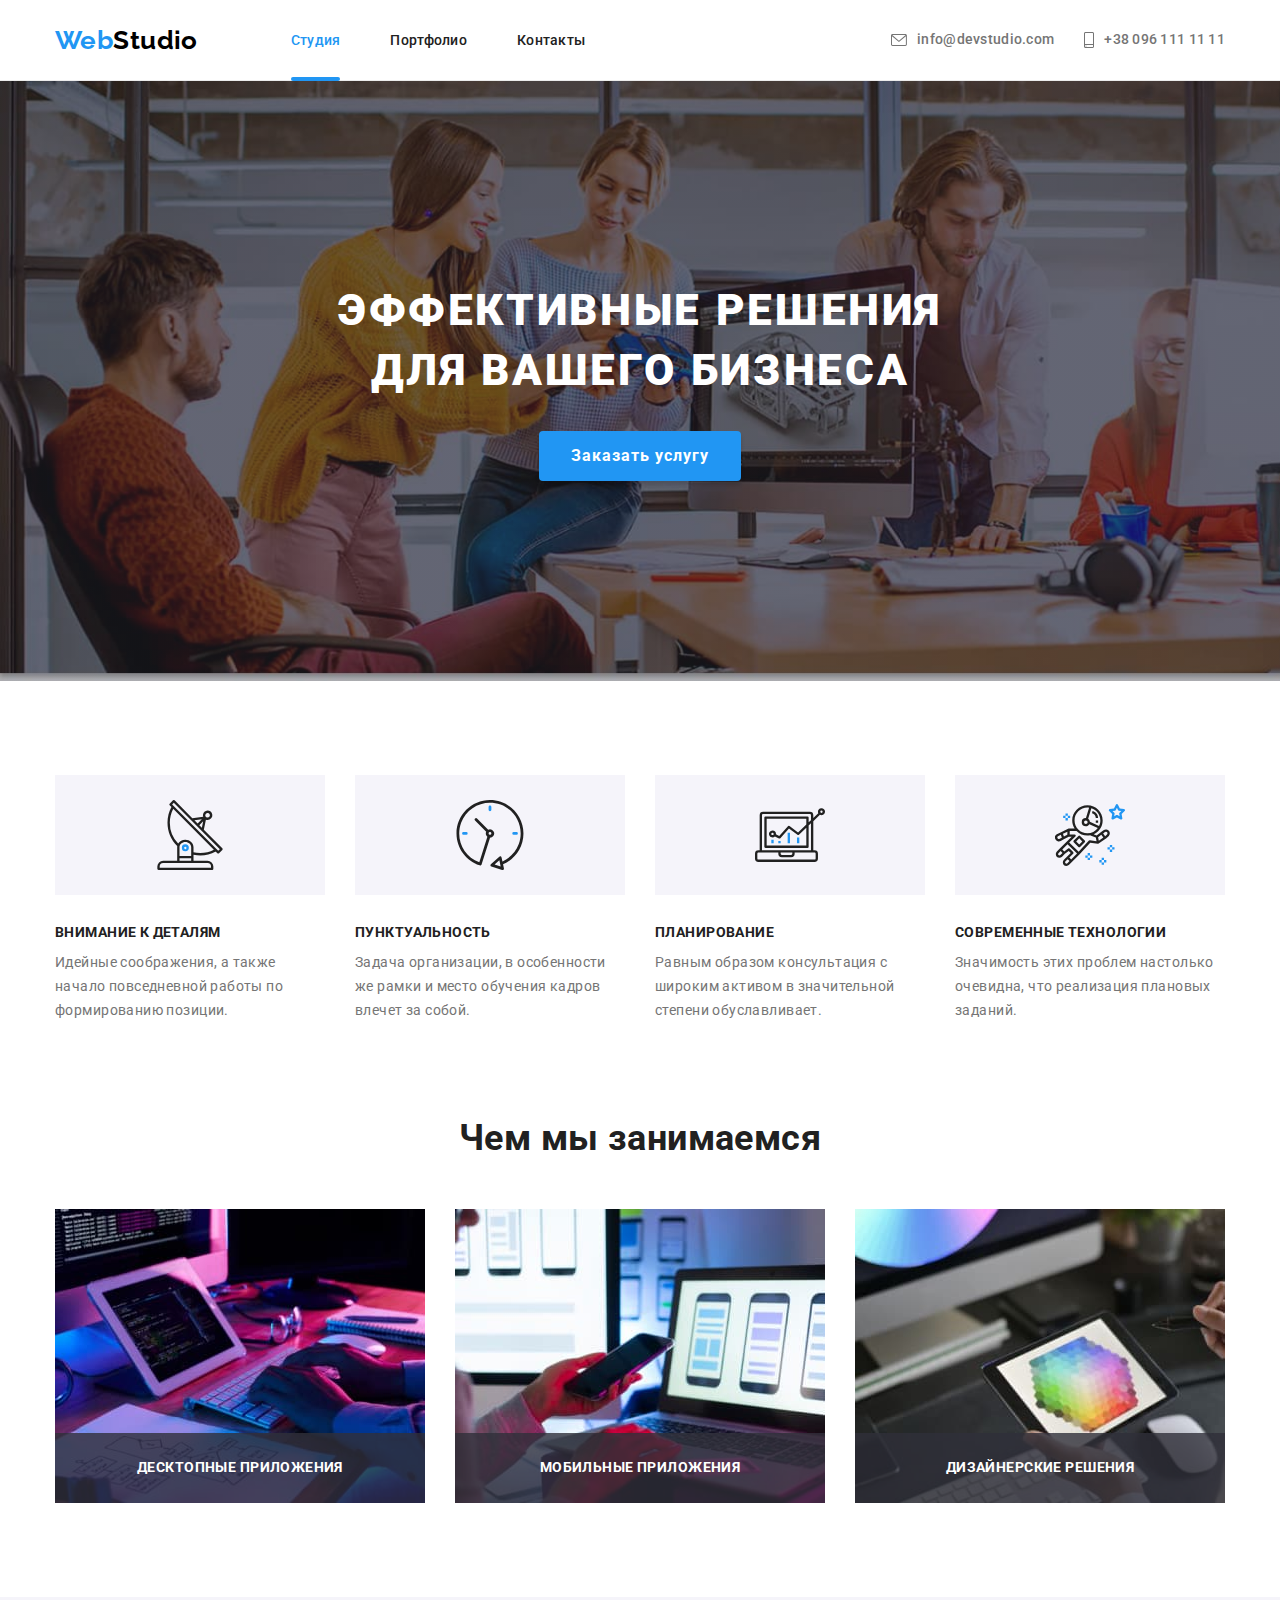
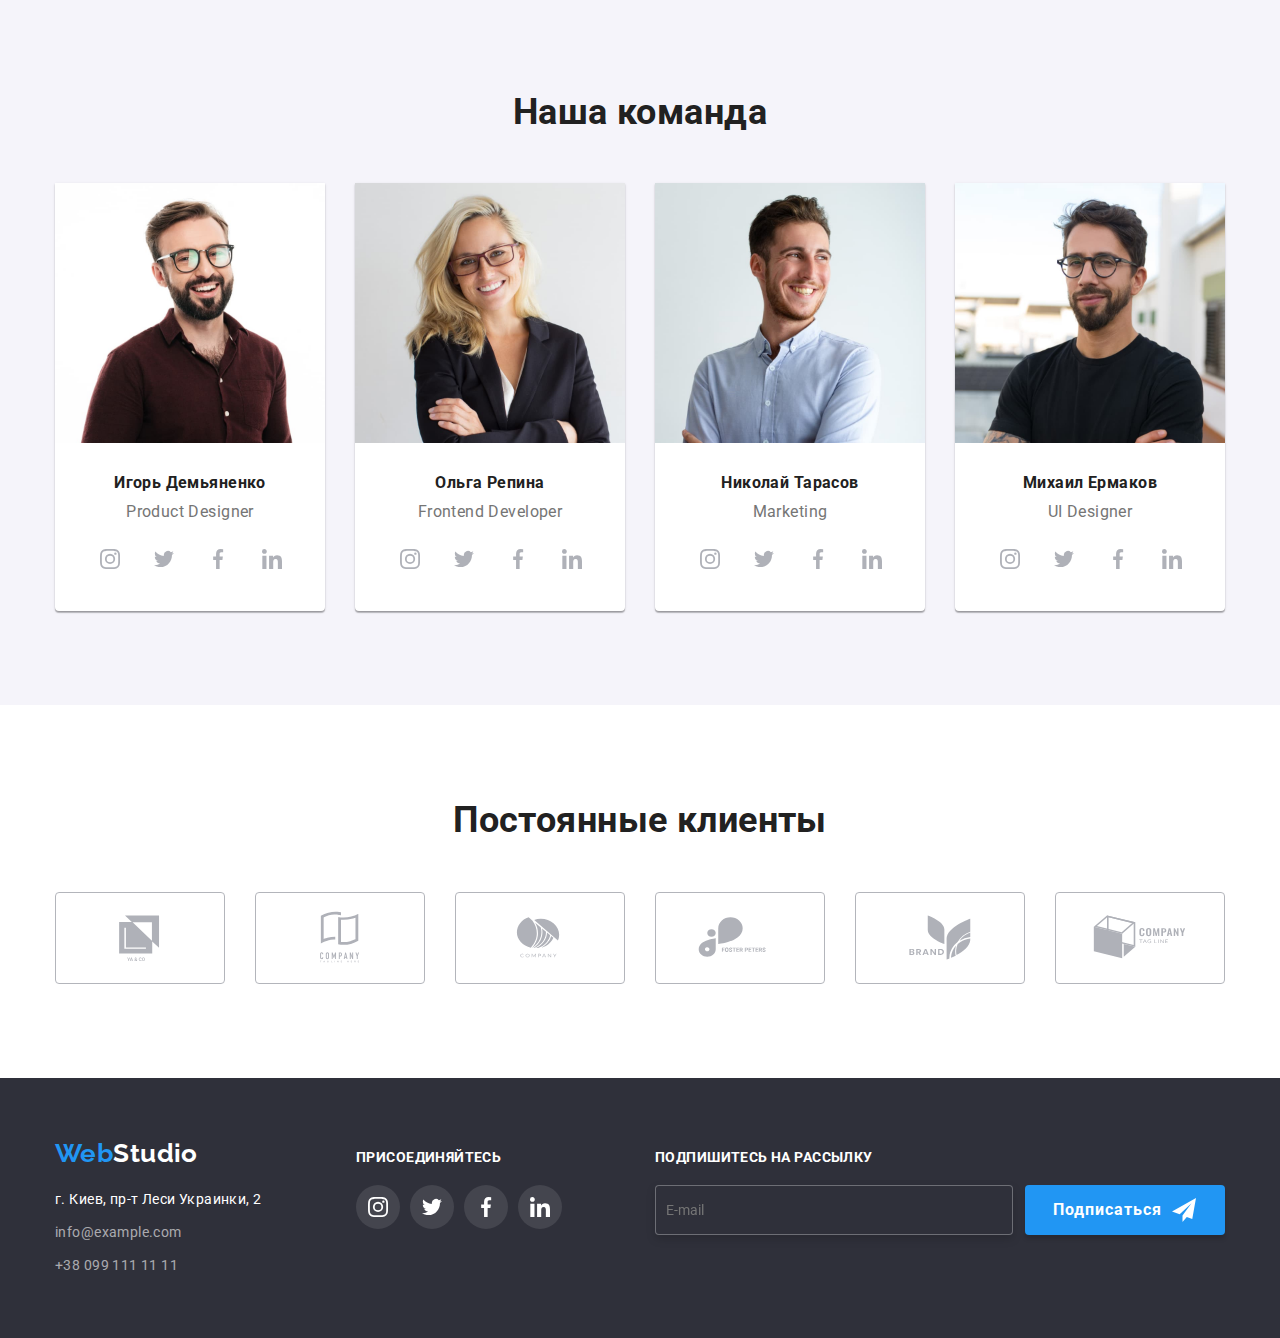
<file: index.html>
<!DOCTYPE html>
<html lang="ru">
<head>
    <meta charset="UTF-8">
    <meta http-equiv="X-UA-Compatible" content="IE=edge">
    <meta name="viewport" content="width=device-width, initial-scale=1.0">
    <title>WebStudio</title>
    <link rel="preconnect" href="https://fonts.googleapis.com">
    <link rel="preconnect" href="https://fonts.gstatic.com" crossorigin>
    <link href="https://fonts.googleapis.com/css2?family=Raleway:wght@700&family=Roboto:wght@400;500;700;900&display=swap" rel="stylesheet">
    <link rel="stylesheet" href="https://cdnjs.cloudflare.com/ajax/libs/modern-normalize/1.1.0/modern-normalize.min.css">
    <link rel="stylesheet" href="./css/styles.css">
</head>
<body>
    <!--Шапка сайта-->
    <header class="section-header" >
        <div class="container main-nav">
    <nav class="main-nav">
        <a class="logo-link" href="./index.html">Web<span class="logo-studio">Studio</span></a>

        <ul class="list site-nav">
            <li class="list-item"><a href="#" class ="link current">Студия</a></li>
            <li class="list-item"><a href="./portfolio.html" class="link">Портфолио</a></li>
            <li class="list-item"><a href="#" class="link">Контакты</a></li>
        </ul>
    </nav>

        <ul class="contacts-list">
            <li class="list">
                <a href="mailto:info@devstudio.com" class="link mail-link">
                     <svg class="icon-envelope" width="16" height="12">
                     <use href="./images/icons.svg#icon-envelope"></use>
                    </svg>info@devstudio.com
                </a>
                
            </li>
            <li class="list"><a href="tel:+380961111111" class="link tel-link">
                <svg class="icon-smartphone" width="10" height="16">
                <use href="./images/icons.svg#icon-smartphone"></use>
            </svg>
                +38 096 111 11 11</a></li>
        </ul>
        </div>
    </header>


    <main>
       <!--Герой-->
        <section class="hero">
            <h1 class="hero-title">Эффективные решения <br> для вашего бизнеса</h1>
            <button data-modal-open type ="button" class="button">Заказать услугу</button>
        </section>
       
        <!--Преимущества-->
        
        <section class="section">
            <div class="container">
                <h2 class="hidden-title">Преимущества</h2>

                <ul class="quality-list">
                    <li class="list">
                        <div class="icons-quality">
                        <svg class="icon-antenna" width="70" height="70">
                        <use href="./images/icons.svg#icon-antenna"></use>
                        </svg>
                        </div>
                         <h3 class="title-text">Внимание к деталям</h3>
                        <p class="text"> Идейные соображения, а также начало повседневной работы по формированию позиции.</p>
                    </li>

                    <li class="list">
                        <div class="icons-quality">
                            <svg class="icon-antenna" width="70" height="70">
                                <use href="./images/icons.svg#icon-clock"></use>
                            </svg>
                        </div>
                        <h3 class="title-text">Пунктуальность</h3> 
                        <p class="text">Задача организации, в особенности же рамки и место обучения кадров влечет за собой.</p>
                    </li>

                    <li class="list">
                        <div class="icons-quality">
                            <svg class="icon-antenna" width="70" height="70">
                                <use href="./images/icons.svg#icon-diagram"></use>
                            </svg>
                        </div>
                        <h3 class="title-text">Планирование</h3>
                        <p class="text">Равным образом консультация с широким активом в значительной степени обуславливает.</p>
                    </li>

                    <li class="list">
                        <div class="icons-quality">
                            <svg class="icon-antenna" width="70" height="70">
                                <use href="./images/icons.svg#icon-astronaut"></use>
                            </svg>
                        </div>
                        <h3 class="title-text">Современные технологии</h3>
                        <p class="text"> Значимость этих проблем настолько очевидна, что реализация плановых заданий. </p>
                    </li>
                </ul>
           </div>
        </section>
       
      <!--Наши услуги-->
        <section class="section no-padding">
            <div class="container">
             <h2 class="section-title">Чем мы занимаемся</h2>
             <ul class="list-works">
                 <li class="list"><img src="./images/box1.jpg" alt="разработка сайта" width="370" height="294"/>
                    <div class="work-box">
                        <p class="work-text">Десктопные приложения</p>
                    </div>
                </li>

                 <li class="list"><img src="./images/box2.jpg" alt="разработка мобильных приложений" width="370" height="294"/>
                    <div class="work-box">
                        <p class="work-text">Мобильные приложения</p>
                    </div>
                </li> 

                 <li class="list"><img src="./images/box3.jpg" alt="разработка дизайна" width="370" height="294"/>
                    <div class="work-box">
                        <p class="work-text">Дизайнерские решения</p>
                    </div>
                </li>    
             </ul>
            </div> 
        </section>

        <!--Наша команда-->
        <section class="section team">
            <div class="container">
                <h2 class="section-title">Наша команда</h2>
                <ul class="team-cards">
                    <li class="list team-item">
                        <img src="./images/img4.jpg" alt="фото Игоря Демьяненка" width="270" height="260"/>
                        <div class="content-card">
                        <h3 class="title-card">Игорь Демьяненко</h3>
                        <p class="subtitle">Product Designer</p>

                    <ul class="social-icons">
                        <li class="icons-list">
                            <a href="#" class="link social-link">
                               <svg class="icon-social instagram" width="20" height="20">
                                 <use href="./images/icons.svg#icon-instagram"></use>
                                </svg> 
                            </a>
                        </li>
                            
                        <li class="icons-list">
                            <a href="#" class="link social-link">
                                <svg class="icon-social twitter" width="20" height="20">
                                    <use href="./images/icons.svg#icon-twitter"></use>
                                </svg>
                            </a>
                        </li>

                        <li class="icons-list">
                            <a href="#" class="link social-link">
                                <svg class="icon-social facebook" width="20" height="20">
                                    <use href="./images/icons.svg#icon-facebook"></use>
                                </svg>
                            </a>
                        </li>
                                
                        <li class="icons-list">
                            <a href="#" class="link social-link">
                                 <svg class="icon-social linkedin" width="20" height="20">
                                     <use href="./images/icons.svg#icon-linkedin"></use>
                                 </svg>
                            </a>
                        </li>
                    </ul>    
                 </div>
                 </li>

                     <li class="list team-item">
                        <img src="./images/img5.jpg" alt="фото Ольги Репиной" width="270" height="260"/>
                        <div class="content-card">
                            <h3 class="title-card">Ольга Репина</h3>
                            <p class="subtitle">Frontend Developer</p>
                                <ul class="social-icons">
                                    <li class="icons-list">
                                        <a href="#" class="link social-link">
                                            <svg class="icon-social instagram" width="20" height="20">
                                                <use href="./images/icons.svg#icon-instagram"></use>
                                            </svg>
                                        </a>
                                    </li>
                                
                                    <li class="icons-list">
                                        <a href="#" class="link social-link">
                                            <svg class="icon-social twitter" width="20" height="20">
                                                <use href="./images/icons.svg#icon-twitter"></use>
                                            </svg>
                                        </a>
                                    </li>
                                
                                    <li class="icons-list">
                                        <a href="#" class="link social-link">
                                            <svg class="icon-social facebook" width="20" height="20">
                                                <use href="./images/icons.svg#icon-facebook"></use>
                                            </svg>
                                        </a>
                                    </li>
                                
                                    <li class="icons-list">
                                        <a href="#" class="link social-link">
                                            <svg class="icon-social linkedin" width="20" height="20">
                                                <use href="./images/icons.svg#icon-linkedin"></use>
                                            </svg>
                                        </a>
                                    </li>
                                </ul>
                         </div>
                    </li>
                        
                    <li class="list team-item">
                         <img src="./images/img6.jpg" alt="фото Николая Тарасова" width="270" height="260"/>
                        <div class="content-card">
                            <h3 class="title-card">Николай Тарасов</h3>
                            <p class="subtitle">Marketing</p>
                            <ul class="social-icons">
                               <li class="icons-list">
                                    <a href="#" class="link social-link">
                                    <svg class="icon-social instagram" width="20" height="20">
                                    <use href="./images/icons.svg#icon-instagram"></use>
                                </svg> 
                            </a>
                            </li>
                            
                                <li class="icons-list">
                                    <a href="#" class="link social-link">
                                        <svg class="icon-social twitter" width="20" height="20">
                                            <use href="./images/icons.svg#icon-twitter"></use>
                                        </svg>
                                    </a>
                                </li>

                                <li class="icons-list">
                                    <a href="#" class="link social-link">
                                        <svg class="icon-social facebook" width="20" height="20">
                                            <use href="./images/icons.svg#icon-facebook"></use>
                                        </svg>
                                    </a>
                                </li>
                                
                                <li class="icons-list">
                                    <a href="#" class="link social-link">
                                        <svg class="icon-social linkedin" width="20" height="20">
                                            <use href="./images/icons.svg#icon-linkedin"></use>
                                        </svg>
                                    </a>
                                </li>
                            </ul>    
                        </div>
                    </li>
                        
                    <li class="list team-item">
                        <img src="./images/img7.jpg" alt="фото Михаила Ермакова" width="270" height="260"/>
                        <div class="content-card">
                            <h3 class="title-card">Михаил Ермаков</h3>
                            <p class="subtitle">UI Designer</p>
                            <ul class="social-icons">
                                <li class="icons-list">
                                    <a href="#" class="link social-link">
                                        <svg class="icon-social instagram" width="20" height="20">
                                            <use href="./images/icons.svg#icon-instagram"></use>
                                        </svg>
                                    </a>
                                </li>
                            
                                <li class="icons-list">
                                    <a href="#" class="link social-link">
                                        <svg class="icon-social twitter" width="20" height="20">
                                            <use href="./images/icons.svg#icon-twitter"></use>
                                        </svg>
                                    </a>
                                </li>
                            
                                <li class="icons-list">
                                    <a href="#" class="link social-link">
                                        <svg class="icon-social facebook" width="20" height="20">
                                            <use href="./images/icons.svg#icon-facebook"></use>
                                        </svg>
                                    </a>
                                </li>
                            
                                <li class="icons-list">
                                    <a href="#" class="link social-link">
                                        <svg class="icon-social linkedin" width="20" height="20">
                                            <use href="./images/icons.svg#icon-linkedin"></use>
                                        </svg>
                                    </a>
                                </li>
                            </ul>
                        </div>
                    </li>
             </ul>
        </div>
    </section>

    <!--Клиенты-->

    <section class="section">
        <div class="container">
            <h2 class="section-title client">Постоянные клиенты</h2>
            
            <ul class="clients-list">
                <li class="client-item">
                    <a href="#" class="client-link">
                        <svg class="client-icon" width="160" height="60">
                            <use href="./images/icons.svg#icon-Logo1"></use> 
                        </svg>
                    </a>
                </li>

                <li class="client-item">
                    <a href="#" class="client-link">
                        <svg class="client-icon" width="160" height="60">
                            <use href="./images/icons.svg#icon-Logo2"></use> </svg>
                    </a>
                </li>

                <li class="client-item">
                    <a href="#" class="client-link">
                        <svg class="client-icon" width="160" height="60">
                            <use href="./images/icons.svg#icon-Logo3"></use></svg>
                    </a>
                </li>

                <li class="client-item">
                    <a href="#" class="client-link">
                        <svg class="client-icon" width="160" height="60">
                            <use href="./images/icons.svg#icon-Logo4"></use></svg>
                    </a>
                </li>

                <li class="client-item">
                    <a href="#" class="client-link">
                        <svg class="client-icon" width="160" height="60">
                            <use href="./images/icons.svg#icon-Logo5"></use></svg>
                    </a>
                </li>

                <li class="client-item">
                    <a href="#" class="client-link">
                        <svg class="client-icon" width="160" height="60">
                            <use href="./images/icons.svg#icon-Logo6"></use></svg>
                    </a>
                </li>
            </ul>
        </div>
    
    </section>



    </main>

    <!--Футер-->
    <footer class="footer">
        <div class="container footer-container">
            <div>
                <a class="footer-logo" href= "./index.html">Web<span class="logo-studio">Studio</span></a>
                    <address class="address">
                        <ul class="contacts">
                            <li class="list-address"><span class="contact-letter">г. Киев, пр-т Леси Украинки, 2</span></li>
                            <li class="list-address"><a href="#" class="link-mail">info@example.com</a></li>
                            <li class="list-address"><a href="#" class="link-tel">+38 099 111 11 11</a></li>    
                        </ul>
                    </address>
            </div>
       

    <div class="footer-social">
        <h3 class="title">Присоединяйтесь</h3>
        <ul class="social-item">
            <li class="icons-social-footer">
                <a href="#" class="social-link-footer">
                    <svg class="icon" width="20" height="20">
                        <use href="./images/icons.svg#icon-instagram"></use>
    	            </svg>
                 </a>
          </li>
    
          <li class="icons-social-footer">
                <a href="#" class="social-link-footer">
                    <svg class="icon" width="20" height="20">
                        <use href="./images/icons.svg#icon-twitter"></use>
    	            </svg>
                </a>
          </li>
    
          <li class="icons-social-footer">
                <a href="#" class="social-link-footer">
                    <svg class="icon" width="20" height="20">
                        <use href="./images/icons.svg#icon-facebook"></use>
    	           </svg>
                 </a>
          </li>
    
          <li class="icons-social-footer">
                <a href="#" class="social-link-footer">
                    <svg class="icon" width="20" height="20">
                        <use href="./images/icons.svg#icon-linkedin"></use>
    	           </svg>
                </a>
          </li>
        </ul>
    </div>

    <div class="footer-box">
        <h2 class="title-footer">Подпишитесь на рассылку</h2>
        <form class="form-footer">
            <label for="email" class="label-email"></label> 
            <input type="email" name="email" placeholder="E-mail" id="e-mail" class="footer-input" autocomplete="on"/>

            <button type="submit" class="button footer-button">Подписаться
            <svg class="icon-button" width="24" height="24">
                <use href="./images/icons.svg#icon-icon-send-1"></use>
           </svg>
        </button>
           </form>
    </div>

    </div>
    
</footer>

  <!--Модальное окно-->  
  <div class= "backdrop is-hidden" data-modal>
      <div class="modal">
          <button type="button" class="icon-box" data-modal-close>
              <svg class="icon-close" width="18" height="18">
                  <use href="./images/icons.svg#icon-close-black-18dp-2-1-2"></use>
              </svg>
          </button>
<p class="modal-title">Оставьте свои данные, мы вам перезвоним</p>
        <form class="modal-form">
            
            <div class="form-field">
              <label for="name" class="form-label">Имя</label>
              <input type="text" name="name" id="name" class="form-input"/>
                <svg class="modal-icon" width="18" height="18">
                    <use href="./images/icons.svg#icon-person-black-18dp-1-1"></use>
                </svg>
            </div>
             
            <div class="form-field">
              <label for="tel" class="form-label">Телефон</label>
              <input type="tel" name="tel" id="tel" class="form-input"/>
                <svg class="modal-icon" width="18" height="18">
                    <use href="./images/icons.svg#icon-phone-black-18dp-1-1"></use>
                </svg>
            </div>

            <div class="form-field">
              <label for="email" class="form-label">Почта</label>
              <input type="email" name="email" id="email" class="form-input" required/>
                <svg class="modal-icon" width="18" height="18">
                    <use href="./images/icons.svg#icon-email-black-18dp-1-1"></use>
                </svg>
            </div>

            <div class="form-field comment">
              <label for="comment" class="form-label">Комментарий</label>
              <textarea class="text-comment" name="comment" id="comment"  rows="8" placeholder="Введите текст"></textarea>
            </div>

            <label class="form-checkbox">
                <input class="checkbox" type="checkbox" name="policy" id="policy"/>
                <span class="icon-check"></span>
                Соглашаюсь с рассылкой и принимаю<a href="#" class="checkbox-link">Условия договора</a>
            </label>
              <button class="button form-button" type="submit">Отправить</button>
      </form >
          
    </div>

</div>
  
<script src="./js/modal.js"></script>
</body>

</html>
</file>
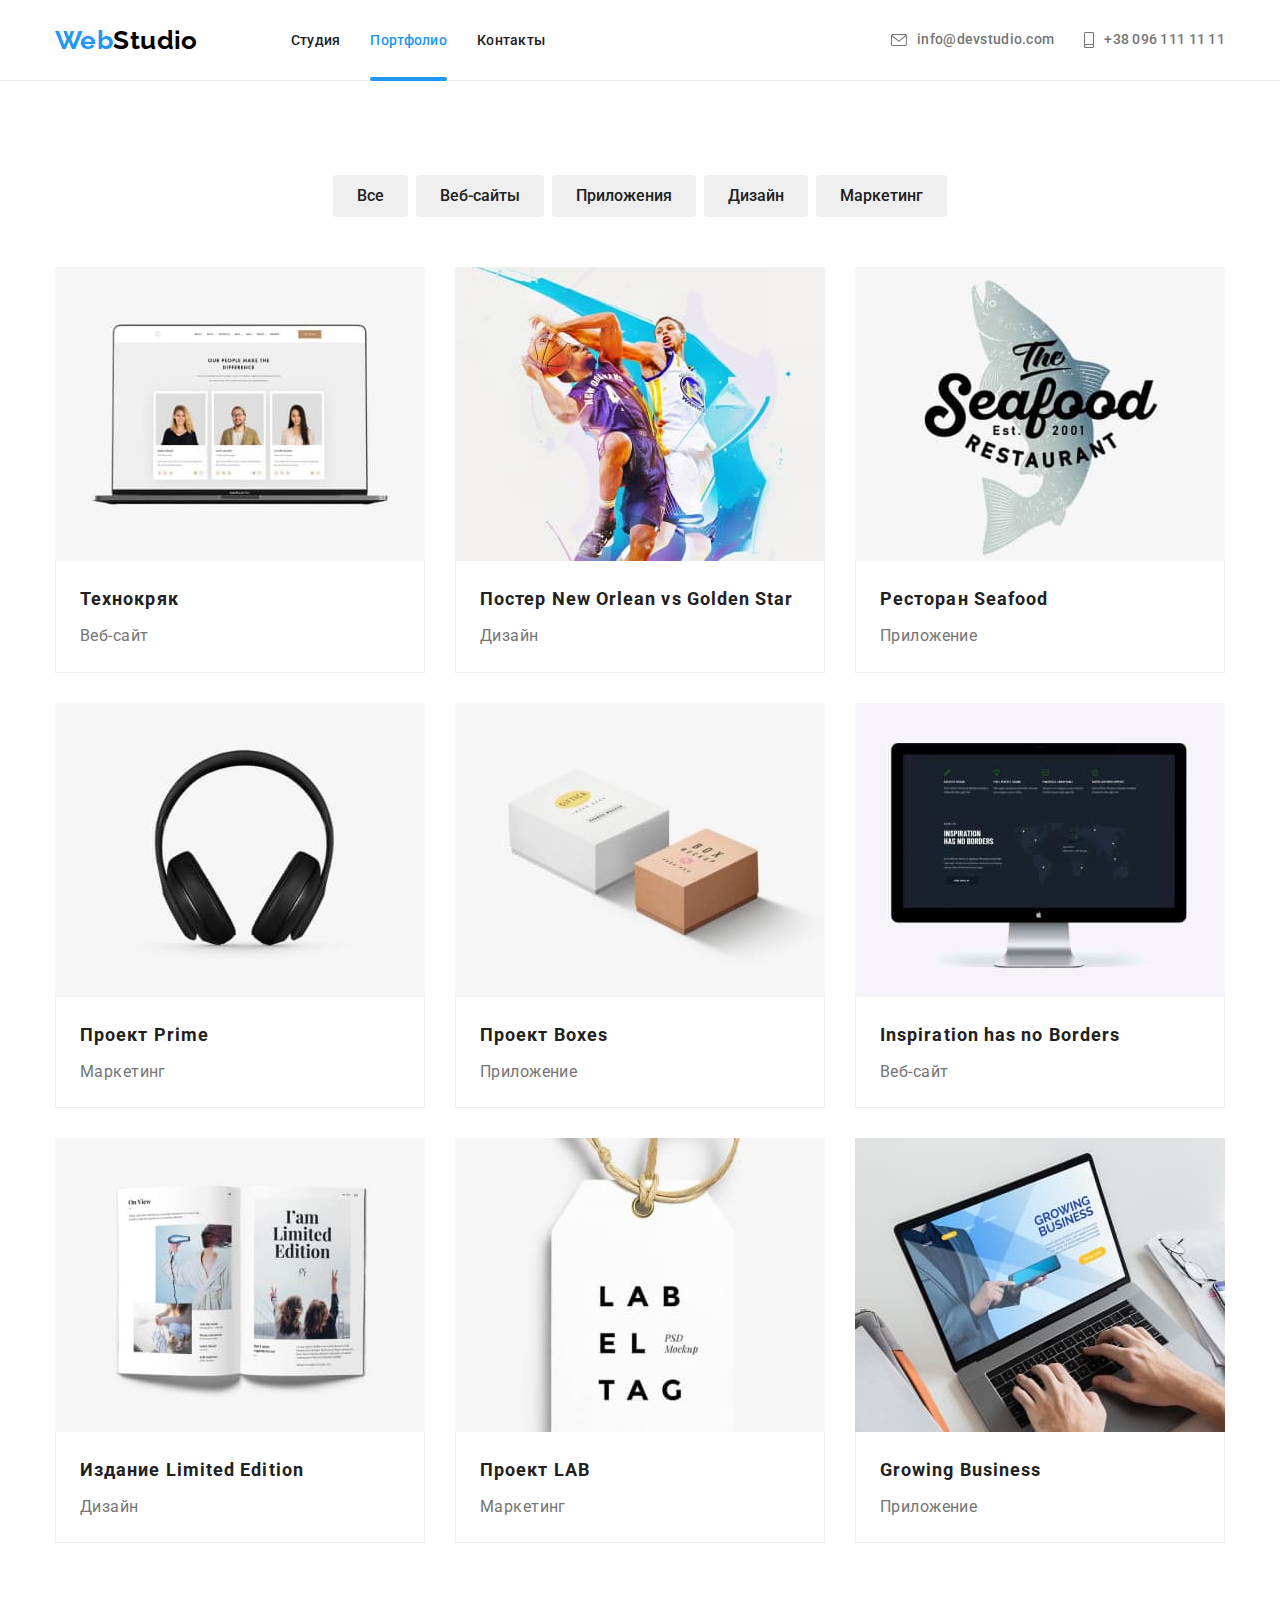
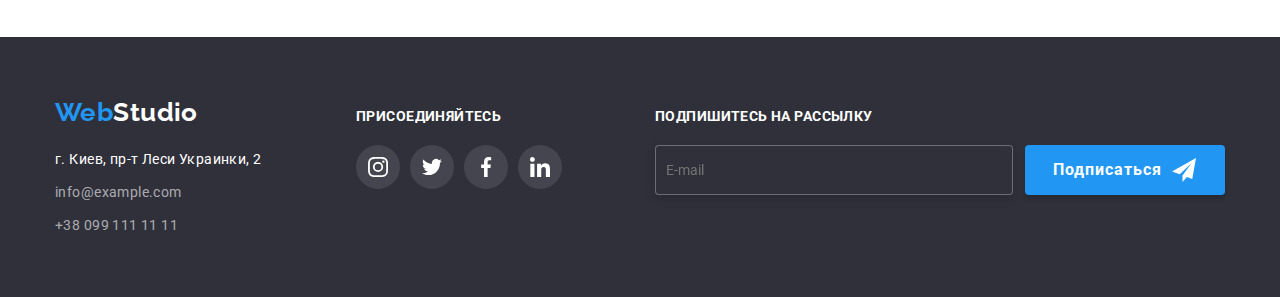
<file: portfolio.html>
<!DOCTYPE html>
<html lang="en">
<head>
    <meta charset="UTF-8">
    <meta http-equiv="X-UA-Compatible" content="IE=edge">
    <meta name="viewport" content="width=device-width, initial-scale=1.0">
    <title>Portfolio</title>
    <link rel="preconnect" href="https://fonts.googleapis.com">
    <link rel="preconnect" href="https://fonts.gstatic.com" crossorigin>
    <link href="https://fonts.googleapis.com/css2?family=Raleway:wght@700&family=Roboto:wght@400;500;700;900&display=swap" rel="stylesheet">
    <link rel="stylesheet" href="https://cdnjs.cloudflare.com/ajax/libs/modern-normalize/1.1.0/modern-normalize.min.css">
    <link rel="stylesheet" href="./css/styles.css">
</head>
<body class="page">
<!--Шапка сайта-->
<header class="section-header">
    <div class="container main-nav">
    <nav class="main-nav">
        <a class="logo-link" href="./index.html">Web<span class="logo-studio">Studio</span></a>

        <ul class="list site-nav">
            <li class="list"><a href="./index.html" class="link">Студия</a></li>
            <li class="list"><a href="./portfolio.html" class="link current">Портфолио</a></li>
            <li class="list"><a href="#" class="link">Контакты</a></li>
        </ul>
    </nav>

        <ul class="contacts-list">
            <li class="list">
              <a href="mailto:info@devstudio.com" class="link mail-link">
                    <svg class="icon-envelope" width="16" height="12">
                        <use href="./images/icons.svg#icon-envelope"></use>
                    </svg>info@devstudio.com
             </a>
          </li>
          <li class="list"><a href="tel:+380961111111" class="link tel-link">
                <svg class="icon-smartphone" width="10" height="16">
                    <use href="./images/icons.svg#icon-smartphone"></use>
                </svg>
                +38 096 111 11 11</a></li>
        </ul>
    </div>
</header>

<main>
    <!--Портфолио работ-->
    <section class="section">
        <div class="container">
        <h1 class="hidden-title">Портфолио работ</h1>
            <ul class="buttons">
                <li class="list-button"><button type="button" class="filter-button">Все</button></li>
                <li class="list-button"><button type="button" class="filter-button">Веб-сайты</button></li>
                <li class="list-button"><button type="button" class="filter-button">Приложения</button></li>
                <li class="list-button"><button type="button" class="filter-button">Дизайн</button></li>
                <li class="list-button"><button type="button" class="filter-button">Маркетинг</button></li>
            </ul>
        

        
        <ul class="portfolio">
            <li class="list card-list">
                <a href="#" class="portfolio-item">
                    <div class="product-thumb">
                    <img src="./images/img8.jpg" alt="веб-сайт" width="370"/>
                    <div class="portfolio-overlay">
                            <p class="text-overlay">Технокряк это современная площадка распространения коронавируса. 
                                Компании используют эту платформу для цифрового шпионажа и атак на защищённые сервера конкурентов.</p>
                        </div>
                    </div>
                   
                    <div class="card-content">
                        <h2 class="title-item">Технокряк</h2>
                        <p class="text-item">Веб-сайт</p>
                    </div>
                </a>
            
           </li>    
            
            <li class="list card-list">
                <a href="#" class="portfolio-item">
                    <div class="product-thumb">
                    <img src="./images/img9.jpg" alt="баскетбол" width="370"/>
                    <div class="portfolio-overlay">
                    <p class="text-overlay">Технокряк это современная площадка распространения коронавируса.
                        Компании используют эту платформу для цифрового шпионажа и атак на защищённые сервера конкурентов.</p>
                    </div>
                    </div>

                    <div class="card-content">
                        <h2 class="title-item">Постер New Orlean vs Golden Star</h2>
                        <p class="text-item">Дизайн</p>
                    </div>
                
                </a>
            </li>
            <li class="list card-list">
                <a href="#" class="portfolio-item">
                    <div class="product-thumb">
                    <img src="./images/img10.jpg" alt="логотип ресторана" width="370"/>
                    <div class="portfolio-overlay">
                        <p class="text-overlay">Технокряк это современная площадка распространения коронавируса.
                            Компании используют эту платформу для цифрового шпионажа и атак на защищённые сервера конкурентов.</p>
                    </div>
                    </div>
                    
                    <div class="card-content">
                        <h2 class="title-item">Ресторан Seafood</h2>
                        <p class="text-item" >Приложение</p>
                    </div>
                </a>
            </li>

            <li class="list card-list">
                <a href="#" class="portfolio-item">
                    <div class="product-thumb">
                    <img src="./images/img11.jpg" alt="наушники" width="370"/>
                    <div class="portfolio-overlay">
                        <p class="text-overlay">Технокряк это современная площадка распространения коронавируса.
                            Компании используют эту платформу для цифрового шпионажа и атак на защищённые сервера конкурентов.</p>
                    </div>
                    </div>

                    <div class="card-content">
                        <h2 class="title-item">Проект Prime</h2>
                        <p class="text-item">Маркетинг</p>
                    </div>
                </a>    
            </li>
            <li class="list card-list">
                <a href="#" class="portfolio-item">
                    <div class="product-thumb">
                    <img src="./images/img12.jpg" alt="боксы" width="370"/>
                    <div class="portfolio-overlay">
                        <p class="text-overlay">Технокряк это современная площадка распространения коронавируса.
                            Компании используют эту платформу для цифрового шпионажа и атак на защищённые сервера конкурентов.</p>
                    </div>
                    </div>

                    <div class="card-content">
                        <h2 class="title-item">Проект Boxes</h2>
                        <p class="text-item" >Приложение</p>
                    </div>
                </a>
            </li>
            <li class="list card-list">
                <a href="#" class="portfolio-item">
                    <div class="product-thumb">
                    <img src="./images/img13.jpg" alt="компьютер" width="370"/>
                <div class="portfolio-overlay">
                    <p class="text-overlay">Технокряк это современная площадка распространения коронавируса.
                        Компании используют эту платформу для цифрового шпионажа и атак на защищённые сервера конкурентов.</p>
                </div>
                </div>  

                <div class="card-content">
                        <h2 class="title-item" >Inspiration has no Borders</h2>
                        <p class="text-item">Веб-сайт</p>
                    </div>    
                </a>
            </li>

            <li class="list card-list">
                <a href="#" class="portfolio-item">
                    <div class="product-thumb">
                    <img src="./images/img14.jpg" alt="книга" width="370"/>
                    <div class="portfolio-overlay">
                        <p class="text-overlay">Технокряк это современная площадка распространения коронавируса.
                            Компании используют эту платформу для цифрового шпионажа и атак на защищённые сервера конкурентов.</p>
                    </div>
                    </div>

                    <div class="card-content">
                        <h2 class="title-item">Издание Limited Edition</h2>
                        <p class="text-item">Дизайн</p>
                    </div>    
                </a>
            </li>

            <li class="list card-list">
                <a href="#" class="portfolio-item">
                    <div class="product-thumb">
                    <img src="./images/img15.jpg" alt="этикетка" width="370"/>
                    <div class="portfolio-overlay">
                        <p class="text-overlay">Технокряк это современная площадка распространения коронавируса.
                            Компании используют эту платформу для цифрового шпионажа и атак на защищённые сервера конкурентов.</p>
                    </div>
                    </div>

                    <div class="card-content">
                        <h2 class="title-item">Проект LAB</h2>
                        <p class="text-item">Маркетинг</p>
                    </div>    
                </a>
            </li>

             <li class="list card-list">
                <a href="#" class="portfolio-item">
                    <div class="product-thumb">
                    <img src="./images/img16.jpg" alt="ноутбук" width="370"/>
                    <div class="portfolio-overlay">
                        <p class="text-overlay">Технокряк это современная площадка распространения коронавируса.
                            Компании используют эту платформу для цифрового шпионажа и атак на защищённые сервера конкурентов.</p>
                    </div>
                    </div>

                    <div class="card-content">
                        <h2 class="title-item">Growing Business</h2>
                        <p class="text-item">Приложение</p>
                    </div>
                </a>
            </li>
        </ul>
    </div>
    </section>

</main>

<!--Футер-->
<footer class="footer">
    <div class="container footer-container">
        <div>
            <a class="footer-logo" href="./index.html">Web<span class="logo-studio">Studio</span></a>
            <address class="address">
                <ul class="contacts">
                    <li class="list-address"><span class="contact-letter">г. Киев, пр-т Леси Украинки, 2</span></li>
                    <li class="list-address"><a href="#" class="link-mail">info@example.com</a></li>
                    <li class="list-address"><a href="#" class="link-tel">+38 099 111 11 11</a></li>
                </ul>
            </address>
        </div>


        <div class="footer-social">
            <h3 class="title">Присоединяйтесь</h3>
            <ul class="social-item">
                <li class="icons-social-footer">
                    <a href="#" class="social-link-footer">
                        <svg class="icon" width="20" height="20">
                            <use href="./images/icons.svg#icon-instagram"></use>
                        </svg>
                    </a>
                </li>

                <li class="icons-social-footer">
                    <a href="#" class="social-link-footer">
                        <svg class="icon" width="20" height="20">
                            <use href="./images/icons.svg#icon-twitter"></use>
                        </svg>
                    </a>
                </li>

                <li class="icons-social-footer">
                    <a href="#" class="social-link-footer">
                        <svg class="icon" width="20" height="20">
                            <use href="./images/icons.svg#icon-facebook"></use>
                        </svg>
                    </a>
                </li>

                <li class="icons-social-footer">
                    <a href="#" class="social-link-footer">
                        <svg class="icon" width="20" height="20">
                            <use href="./images/icons.svg#icon-linkedin"></use>
                        </svg>
                    </a>
                </li>
            </ul>
        </div>

        <div class="footer-box">
            <h2 class="title-footer">Подпишитесь на рассылку</h2>
            <form class="form-footer">
                <label for="email" class="label-email"></label>
                <input type="email" name="email" placeholder="E-mail" id="e-mail" class="footer-input" autocomplete="on" />
        
                <button type="submit" class="button footer-button">Подписаться
                        <svg class="icon-button" width="24" height="24">
                            <use href="./images/icons.svg#icon-icon-send-1"></use>
                        </svg>
                </button>
            </form>
        </div>
    </div>
</footer>

</body>

</html>
</file>
<file: css/styles.css>
:root {
  --primary-text-color: #757575;
  --title-text-color: #212121;
  --accent-color: #2196f3;
  --white-text-color: #ffffff;
  --black-text-color: #000000;
  --hero-footer-color: #2f303a;
  --second-button-color: #188ce8;
}
html {
  box-sizing: border-box;
}

body {
  font-family: Roboto, sans-serif;
  color: var(--primary-text-color);
  background-color: #ffffff;
  font-size: 14px;
  letter-spacing: 0.03em;
}
/* цвет основного текста #212121 */
/* вторичный цвет текста #757575 */
/* акцент #2196F3 */

/*фон хедера и футера #2F303A*/
/*вторичный фон #F5F4FA*/

.logo-link {
  font-family: 'Raleway', sans-serif;
  color: var(--accent-color);
  text-decoration: none;
  font-size: 26px;
  line-height: 1.17;
  font-weight: 700;
  margin-right: 93px;
}
.logo-studio {
  color: var(--black-text-color);
}
.site-nav .link {
  font-weight: 500;
  color: var(--title-text-color);
  line-height: 1.17;
  text-decoration: none;
  padding-top: 32px;
  padding-bottom: 32px;
  letter-spacing: 0.02em;

  position: relative;
  transition: ocolor 250ms cubic-bezier(0.4, 0, 0.2, 1);
}
.site-nav .link:hover,
.site-nav .link:focus {
  color: var(--accent-color);
  cursor: pointer;
}
.site-nav .link.current {
  color: var(--accent-color);
}
.site-nav .link.current::after {
  content: '';

  position: absolute;
  left: 0;
  bottom: -1px;
  width: 100%;
  height: 4px;
  border-radius: 2px;
  background-color: var(--accent-color);
}

.contacts-list .link {
  font-weight: 500;
  color: var(--primary-text-color);
  font-size: 14px;
  line-height: 1.14;
  letter-spacing: 0.02em;
  text-decoration: none;
  display: flex;

  transition: ocolor 250ms cubic-bezier(0.4, 0, 0.2, 1);
}
.contacts-list .link:hover,
.contacts-list .link:focus {
  color: var(--accent-color);
}
.container {
  width: 1200px;
  padding-right: 15px;
  padding-left: 15px;
  margin-right: auto;
  margin-left: auto;
}
.site-nav,
.contacts-list {
  display: flex;
}
.main-nav {
  display: flex;
  align-items: center;
}
ul {
  margin: 0;
  padding: 0;
  list-style: none;
}
.contacts-list {
  margin-left: auto;
}
.mail-link,
.tel-link {
  display: flex;
  align-items: center;
}
.icon-envelope,
.icon-smartphone {
  margin-right: 10px;
  fill: currentColor;
}
.list:hover .icon-envelope .icon-smartphone,
.list:focus .icon-envelope .icon-smartphone {
  fill: var(--accent-color);
}

a {
  display: block;
}

.list-item:not(:last-child) {
  margin-right: 50px;
}

.section {
  padding-top: 94px;
  padding-bottom: 94px;
}
.section.no-padding {
  padding-top: 0;
}
.section-header {
  border-bottom: 1px solid rgba(236, 236, 236, 1);
}
/* Секция герой*/
.hero {
  background: var(--hero-footer-color);
  max-width: 1600px;
  min-height: 600px;
  text-align: center;
  margin-left: auto;
  margin-right: auto;
  padding: 200px 0;
  background-image: linear-gradient(rgba(47, 48, 58, 0.4), rgba(47, 48, 58, 0.4)),
    url(../images/imgoverlay.jpg);
  background-size: cover;
  background-repeat: no-repeat;
}
.hero-title {
  color: var(--white-text-color);
  font-size: 44px;
  font-weight: 900;
  line-height: 1.36;
  letter-spacing: 0.06em;
  text-transform: uppercase;
  width: 696px;
  margin: auto;
}
.button {
  min-width: 200px;
  height: 50px;
  padding: 10px 32px;
  margin-top: 30px;
  border: transparent;

  font-weight: 700;
  font-size: 16px;
  letter-spacing: 0.06em;
  line-height: 1.88;
  border-radius: 4px;
  background: var(--accent-color);
  color: var(--white-text-color);
  box-shadow: 0px 4px 4px rgba(0, 0, 0, 0.15);
  transition: background-color 250ms cubic-bezier(0.4, 0, 0.2, 1);
}
.button:hover,
.button:focus {
  background: var(--second-button-color);
}
/*Преимущества*/

.hidden-title {
  position: absolute;
  clip: rect(0 0 0 0);
  width: 1px;
  height: 1px;
  margin: -1px;
}
h1,
h2,
h3,
p {
  margin: 0;
}
.title-text {
  color: var(--title-text-color);
  font-size: 14px;
  line-height: 1.14;
  font-weight: 700;
  margin-bottom: 10px;
  text-transform: uppercase;
}
.text {
  font-size: 14px;
  line-height: 1.71;
  width: 270px;
}
.quality-list {
  display: flex;
}
.list + .list {
  margin-left: 30px;
}
.icons-quality {
  display: flex;
  justify-content: center;
  padding: 25px 100px;
  margin-bottom: 30px;
  background-color: #f5f4fa;
}

/*Наши услуги*/

.section-title {
  color: var(--title-text-color);
  font-size: 36px;
  line-height: 1.17;
  text-align: center;
  font-weight: 700;
  margin: 0 0 50px 0;
}
.list-works {
  display: flex;
}
.list-works .list {
  position: relative;
}

.work-box {
  display: flex;
  position: absolute;
  bottom: 0;
  left: 0;
  width: 100%;
  height: 70px;
  justify-content: center;
  align-items: center;
  text-decoration: none;
  background: rgba(47, 48, 58, 0.8);
}
.work-text {
  display: flex;
  font-weight: 700;
  line-height: 1.14;
  text-align: center;
  text-transform: uppercase;
  color: var(--white-text-color);
}

/*Наша команда*/

.team {
  background: #f5f4fa;
}

.subtitle {
  font-size: 16px;
  line-height: 1.19;
  text-align: center;
  margin-top: 0;
}
.title-card {
  color: var(--title-text-color);
  font-size: 16px;
  line-height: 1.19;
  margin-bottom: 10px;
  text-align: center;
}
.team-cards {
  display: flex;
}
.content-card {
  padding-top: 30px;
  padding-bottom: 30px;
}
.list.team-item {
  box-shadow: 0px 1px 3px rgba(0, 0, 0, 0.12), 0px 1px 1px rgba(0, 0, 0, 0.14),
    0px 2px 1px rgba(0, 0, 0, 0.2);
  border-radius: 0px 0px 4px 4px;
  background: #ffffff;
}
.social-link {
  display: flex;
  align-items: center;
  justify-content: center;
  width: 44px;
  height: 44px;
  background-color: var(--white-text-color);

  border-radius: 50%;
  transition: background-color 250ms cubic-bezier(0.4, 0, 0.2, 1);
}
.social-icons {
  display: flex;
  align-items: center;
  justify-content: center;
  margin-top: 16px;
  padding-left: 32px;
  padding-right: 30px;
}
.icons-list:not(:last-child) {
  margin-right: 10px;
}
.icon-social {
  fill: #afb1b8;
  transition: fill 250ms cubic-bezier(0.4, 0, 0.2, 1);
}
.social-link:hover,
.social-link:focus {
  background-color: var(--accent-color);
}
.social-link:hover .icon-social,
.social-link:focus .icon-social {
  fill: var(--white-text-color);
}

/*Клиенты*/

.client-link {
  display: flex;
  fill: #afb1b8;
  padding: 16px 32px;
  border: 1px solid #afb1b8f3;
  border-radius: 4px;
  width: 170px;
  height: 92px;
  margin-right: 30px;
  justify-content: center;
  align-items: center;
  box-sizing: border-box;
  transition: border-color 250ms cubic-bezier(0.4, 0, 0.2, 1),
    fill 250ms cubic-bezier(0.4, 0, 0.2, 1);
}

.client-link:hover,
.client-link:focus {
  border-color: var(--accent-color);
}
.client-icon:hover,
.client-icon:focus {
  fill: var(--accent-color);
}

.section-title .client {
  margin-bottom: 50px;
}

.clients-list {
  display: flex;
}

/*Футер*/

.footer-logo {
  font-family: 'Raleway', sans-serif;
  font-weight: 700;
  color: var(--accent-color);
  text-decoration: none;
  font-size: 26px;
  line-height: 1.19;
  margin-bottom: 20px;
}
.list-address:not(:last-child) {
  margin-bottom: 9px;
}
.footer .logo-studio {
  color: var(--white-text-color);
}
.footer {
  background: var(--hero-footer-color);
  padding: 60px 0;
}
.address {
  font-style: normal;
  width: 231px;
}
.contact-letter {
  color: var(--white-text-color);
  font-size: 14px;
  line-height: 1.71;
}
.link-mail,
.link-tel {
  color: rgba(255, 255, 255, 0.6);
  font-size: 14px;
  line-height: 1.71;
  text-decoration: none;
  transition: color 250ms cubic-bezier(0.4, 0, 0.2, 1);
}
.link-mail:focus,
.link-mail:hover {
  color: var(--accent-color);
}
.link-tel:focus,
.link-tel:hover {
  color: var(--accent-color);
}
.title {
  line-height: 1.14;
  text-transform: uppercase;
  color: #ffffff;
  font-style: normal;
  margin-bottom: 20px;
  font-weight: 700;
  font-size: 14px;
}
.icon {
  fill: #ffffff;
}
.footer-social {
  display: inline-block;
  margin-left: 70px;
}
.footer-container {
  align-items: baseline;
  display: flex;
}
.social-item {
  display: flex;
  justify-content: space-between;
}
.social-link-footer {
  width: 44px;
  height: 44px;
  border-radius: 50%;
  display: flex;
  align-items: center;
  justify-content: center;
  background-color: rgba(255, 255, 255, 0.1);
  transition: background-color 250ms cubic-bezier(0.4, 0, 0.2, 1);
}
.icons-social-footer:not(:last-child) {
  margin-right: 10px;
}
.social-link-footer:hover,
.social-link-footer:focus {
  background-color: var(--accent-color);
}
.form-footer {
  position: relative;
  display: flex;
  margin-top: 0;
}
.footer-box {
  position: relative;
  display: inline-block;
  margin-left: 93px;
}
.title-footer {
  width: 219px;
  font-weight: 700;
  font-size: 14px;
  line-height: 1.14;
  text-transform: uppercase;
  color: var(--white-text-color);
  margin-bottom: 20px;
}
.footer-input {
  width: 358px;
  height: 50px;
  padding-top: 15px;
  padding-bottom: 15px;
  padding-left: 10px;
  outline: none;
  background-color: var(--hero-footer-color);
  border: 1px solid rgba(255, 255, 255, 0.3);
  box-sizing: border-box;
  border-radius: 4px;
  margin: 0;
  color: var(--white-text-color);
  filter: drop-shadow(0px 4px 4px rgba(0, 0, 0, 0.15));
}
.label-email {
}
.button.footer-button {
  margin-top: 0px;
  margin-left: 12px;
  padding: 10px 28px 10px 28px;
}
.button.footer-button {
  display: flex;
  align-items: center;
}
.icon-button {
  margin-left: 10px;
}
/*Модальное окно*/

.backdrop {
  position: fixed;
  top: 0;
  left: 0;
  width: 100%;
  height: 100%;
  opacity: 1;
  background-color: rgba(0, 0, 0, 0.2);
  transition: opacity 250ms cubic-bezier(0.4, 0, 0.2, 1);
}
.backdrop.is-hidden {
  opacity: 0;
  pointer-events: none;
}
.backdrop.is-hidden .modal {
  transform: translate(-50%, -50%) scale(1.1);
}
.modal {
  position: absolute;
  width: 528px;
  top: 50%;
  left: 50%;
  min-height: 581px;
  min-width: 528px;
  padding: 40px;
  background-color: var(--white-text-color);
  box-shadow: 0px 1px 3px rgba(0, 0, 0, 0.12), 0px 1px 1px rgba(0, 0, 0, 0.14),
    0px 2px 1px rgba(0, 0, 0, 0.2);
  border-radius: 4px;

  transform: translate(-50%, -50%) scale(1);
  transition: transform 250ms cubic-bezier(0.4, 0, 0.2, 1);
}

.icon-box {
  position: absolute;
  display: flex;
  width: 30px;
  height: 30px;
  padding: 6px;
  top: 8px;
  right: 8px;
  background-color: var(--white-text-color);
  border: 1px solid rgba(0, 0, 0, 0.1);
  border-radius: 50%;
  box-sizing: border-box;
  align-items: center;
  cursor: pointer;
}
.icon-сlose {
  position: absolute;
  width: 18px;
  height: 18px;
  top: 0;
  fill: var(--black-text-color);
  cursor: pointer;
  transition: fill 250ms cubic-bezier(0.4, 0, 0.2, 1);
}
.icon-box:hover,
.icon-box:focus {
  fill: var(--accent-color);
}
.modal-title {
  font-weight: 700;
  font-size: 20px;
  line-height: 1.2;
  margin-bottom: 12px;
  text-align: center;
  color: var(--title-text-color);
}
.modal-icon {
  position: absolute;
  top: 50%;
  left: 12px;

  transition: fill 250ms cubic-bezier(0.4, 0, 0.2, 1);
}
.form-field {
  display: flex;
  position: relative;
  flex-direction: column;
  margin-bottom: 10px;
}
.form-field:focus-within > .modal-icon {
  fill: var(--accent-color);
}
.form-field:focus-within > .form-input {
  border-color: var(--accent-color);
}
.form-field.comment {
  margin-bottom: 0;
}
.form-field.comment:focus-within > .text-comment {
  border-color: var(--accent-color);
}
.form-field label {
  margin-bottom: 4px;
}
.form-field input {
  display: block;
  outline: none;
  padding-top: 11px;
  padding-bottom: 11px;
  padding-left: 12px;
  width: 448px;
  height: 40px;
  border: 1px solid rgba(33, 33, 33, 0.2);
  box-sizing: border-box;
  border-radius: 2px;
}
.form-input {
  cursor: pointer;
  padding-left: 50px;
  transition: border-color 250ms cubic-bezier(0.4, 0, 0.2, 1);
}
.form-field input[type='text'],
.form-field input[type='tel'],
.form-field input[type='email'] {
  padding-left: 42px;
}

.form-label {
  font-size: 12px;
  font-weight: 400;
  line-height: 1.2;
  letter-spacing: 0.01em;
  color: var(--primary-text-color);
}

.form-checkbox {
  display: flex;
  position: relative;
  margin-top: 20px;
  justify-content: center;
}
.checkbox {
  position: absolute;
  appearance: none;
}
.icon-check {
  width: 16px;
  height: 15px;
  margin-right: 7px;
  border: 2px solid var(--title-text-color);
}

.text-comment::placeholder {
  color: rgba(117, 117, 117, 0.5);
}

.checkbox:checked + .icon-check,
.checkbox:checked + .icon-check .modal-icon.checkbox {
  background-image: url('../images/Vector-on.svg');
  background-color: var(--accent-color);
  background-size: contain;
  background-origin: border-box;
  border-color: var(--accent-color);
  border-radius: 2px;
  transition: border-color 250ms cubic-bezier(0.4, 0, 0.2, 1);
}
.checkbox-link {
  color: var(--accent-color);
}
.form-field .text-comment {
  font-size: 12px;
  line-height: 1.2;
  letter-spacing: 0.01em;
  padding: 12px 16px;
  color: rgba(117, 117, 117, 0.5);
  border: 1px solid rgba(33, 33, 33, 0.2);
  resize: none;
  outline: none;
  box-sizing: border-box;
  border-radius: 4px;
  transition: border-color 250ms cubic-bezier(0.4, 0, 0.2, 1);
}
.form-button {
  display: block;
  margin-left: auto;
  margin-right: auto;
  cursor: pointer;
  border-color: inherit;
  padding: 10px 55px;
}

/*Портфолио*/

.filter-button {
  color: var(--title-text-color);
  font-size: 16px;
  line-height: 1.63;
  text-align: center;
  padding: 6px 22px;
  border-color: transparent;
  border-radius: 4px;
  font-weight: 500;
  transition: color 250ms cubic-bezier(0.4, 0, 0.2, 1),
    background-color 250ms cubic-bezier(0.4, 0, 0.2, 1),
    box-shadow 250ms cubic-bezier(0.4, 0, 0.2, 1);
}
.filter-button:hover,
.filter-button:focus {
  color: var(--white-text-color);
  background-color: var(--accent-color);
  cursor: pointer;
  box-shadow: 0px 3px 1px rgba(0, 0, 0, 0.1), 0px 1px 2px rgba(0, 0, 0, 0.08),
    0px 2px 2px rgba(0, 0, 0, 0.12);
}
.title-item {
  color: var(--title-text-color);
  font-size: 18px;
  line-height: 2;
  letter-spacing: 0.06em;
  font-weight: 700;
}
.text-item {
  color: var(--primary-text-color);
  font-size: 16px;
  line-height: 1.88;
  margin-top: 4px;
  margin-bottom: 0;
}
.buttons {
  display: flex;
  justify-content: center;
  margin-bottom: 50px;
}
.list-button:not(:last-child) {
  margin-right: 8px;
}

.portfolio {
  display: flex;
  flex-wrap: wrap;
  margin-top: -30px;
  margin-left: -30px;
}
.portfolio > .card-list {
  margin-top: 30px;
  margin-left: 30px;
}
img {
  display: block;
  width: 100%;
  height: auto;
}
.card-content {
  padding: 20px 24px;
  border-right: 1px solid #eeeeee;
  border-bottom: 1px solid #eeeeee;
  border-left: 1px solid #eeeeee;
  margin: 0;
}
.portfolio-item {
  text-decoration: none;
  color: inherit;
  display: block;
  transition: box-shadow 250ms cubic-bezier(0.4, 0, 0.2, 1);
}
.portfolio-item:hover,
.portfolio-item:focus {
  box-shadow: 0px 1px 1px rgba(0, 0, 0, 0.12), 0px 4px 4px rgba(0, 0, 0, 0.06),
    1px 4px 6px rgba(0, 0, 0, 0.16);
}
.product-thumb {
  position: relative;
  width: 370px;
  height: auto;
  margin-left: auto;
  margin-right: auto;
  overflow: hidden;
}
.portfolio-item:hover .portfolio-overlay {
  transform: translateY(0);
}
.portfolio-overlay {
  position: absolute;
  top: 0;
  left: 0;
  width: 100%;
  height: 100%;
  background: rgba(33, 150, 243, 0.9);
  transform: translateY(100%);
  transition: transform 250ms cubic-bezier(0.4, 0, 0.2, 1);
}
.text-overlay {
  color: var(--white-text-color);
  padding: 63px 24px;
  font-size: 18px;
  line-height: 1.6;
}
</file>
